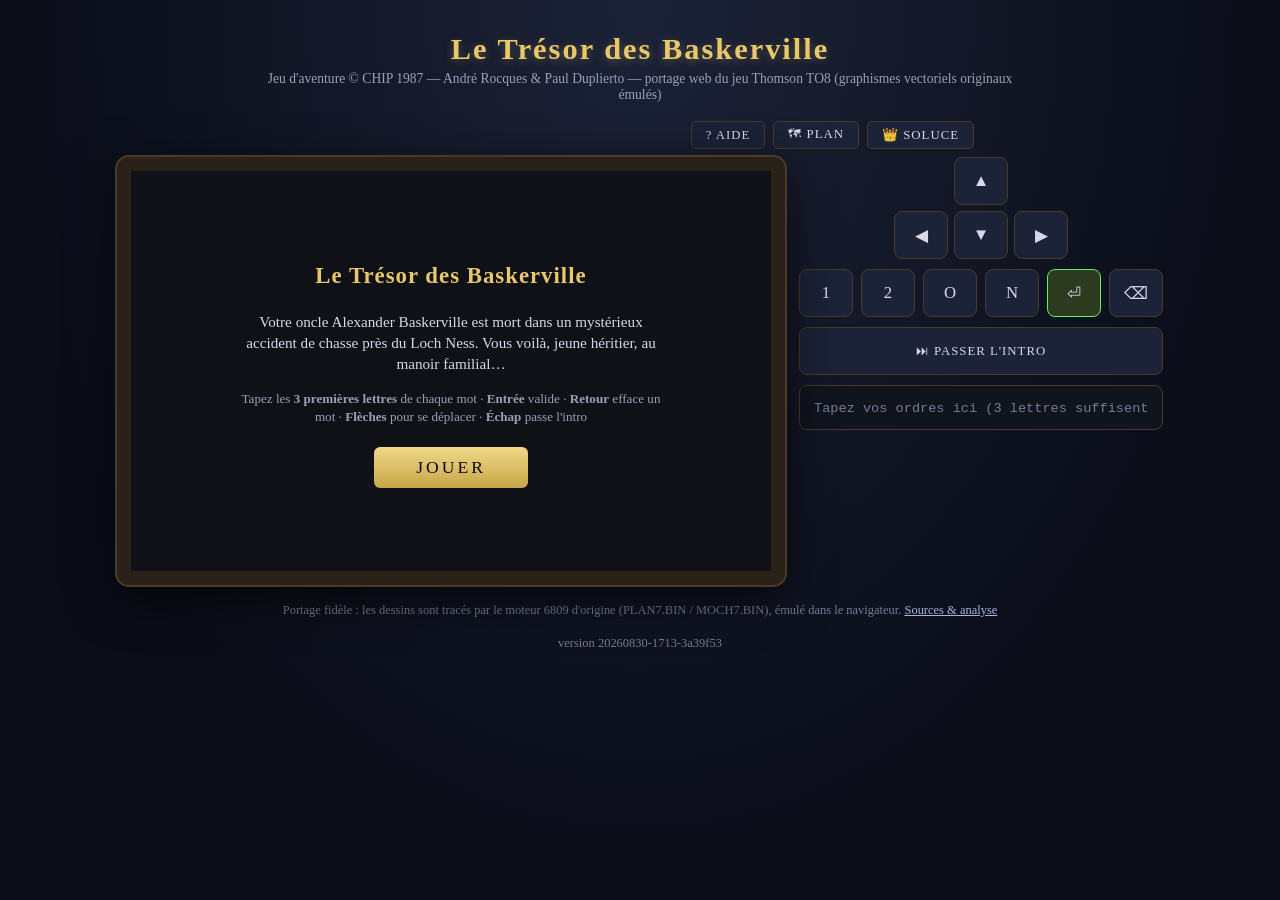
<file: index.html>
<!DOCTYPE html>
<html lang="fr">
<head>
  <meta charset="utf-8">
  <meta name="viewport" content="width=device-width, initial-scale=1">
  <title>Le Trésor des Baskerville — portage web</title>
  <link rel="stylesheet" href="css/style.css">
</head>
<body>
  <main>
    <h1>Le Trésor des Baskerville</h1>
    <p class="subtitle">Jeu d'aventure © CHIP 1987 — André Rocques &amp; Paul Duplierto —
      portage web du jeu Thomson TO8 (graphismes vectoriels originaux émulés)</p>
    <div class="toolbar">
      <button id="btn-aide" type="button" title="F1">? AIDE</button>
      <a class="btn" href="plan.html" target="_blank" rel="noopener">🗺 PLAN</a>
      <a class="btn" href="soluce.html" target="_blank" rel="noopener">👑 SOLUCE</a>
    </div>
    <div class="stage">
      <div class="frame">
        <canvas id="screen" width="640" height="400"></canvas>
        <div id="overlay">
          <div class="panel">
            <h2>Le Trésor des Baskerville</h2>
            <p>Votre oncle Alexander Baskerville est mort dans un mystérieux
              accident de chasse près du Loch Ness. Vous voilà, jeune héritier,
              au manoir familial…</p>
            <p class="keys">Tapez les <b>3 premières lettres</b> de chaque mot ·
              <b>Entrée</b> valide · <b>Retour</b> efface un mot ·
              <b>Flèches</b> pour se déplacer · <b>Échap</b> passe l'intro</p>
            <button disabled>JOUER</button>
            <p id="status">Chargement…</p>
          </div>
        </div>
      </div>
      <div id="touch" hidden>
        <div class="pad">
          <button data-k="11" class="up">▲</button>
          <button data-k="8" class="left">◀</button>
          <button data-k="10" class="down">▼</button>
          <button data-k="9" class="right">▶</button>
        </div>
        <div class="answers">
          <button data-k="49">1</button>
          <button data-k="50">2</button>
          <button data-k="79">O</button>
          <button data-k="78">N</button>
          <button data-k="13" class="ok">⏎</button>
          <button data-k="29">⌫</button>
        </div>
        <button data-k="27" class="skip">⏭ PASSER L'INTRO</button>
        <form id="champ-form" autocomplete="off">
          <input id="champ" type="text" placeholder="Tapez vos ordres ici (3 lettres suffisent)"
                 autocomplete="off" autocorrect="off" autocapitalize="characters"
                 spellcheck="false" enterkeyhint="send">
        </form>
      </div>
      <aside id="aide" hidden>
        <h3>Aide</h3>
        <section>
          <h4>Manipulations</h4>
          <ul class="plain">
            <li><b>3 premières lettres</b> de chaque mot, le jeu complète</li>
            <li><b>Entrée</b> valide l'ordre</li>
            <li><b>Retour arrière</b> efface le dernier mot</li>
            <li><b>Flèches</b> ← ↑ ↓ → : déplacements</li>
          </ul>
        </section>
        <section>
          <h4>Verbes</h4>
          <ul id="aide-verbes" class="words"></ul>
        </section>
        <section>
          <h4>Noms</h4>
          <ul id="aide-noms" class="words"></ul>
        </section>
        <p class="note">Un ordre = un verbe seul (ex : PARLEMENTE) ou un
          verbe suivi d'un nom (ex : ACTIONNE FUSIL). Les verbes marqués
          « • » s'emploient seuls.</p>
      </aside>
    </div>
    <p class="footer">
      Portage fidèle : les dessins sont tracés par le moteur 6809 d'origine
      (PLAN7.BIN / MOCH7.BIN), émulé dans le navigateur.
      <a href="https://github.com/rdavaillaud/basker">Sources &amp; analyse</a>
    </p>
  <p class="footer">version 20260830-1713-3a39f53</p></main>
  <script type="module" src="js/main.js?v=20260830-1713-3a39f53"></script>
</body>
</html>
</file>
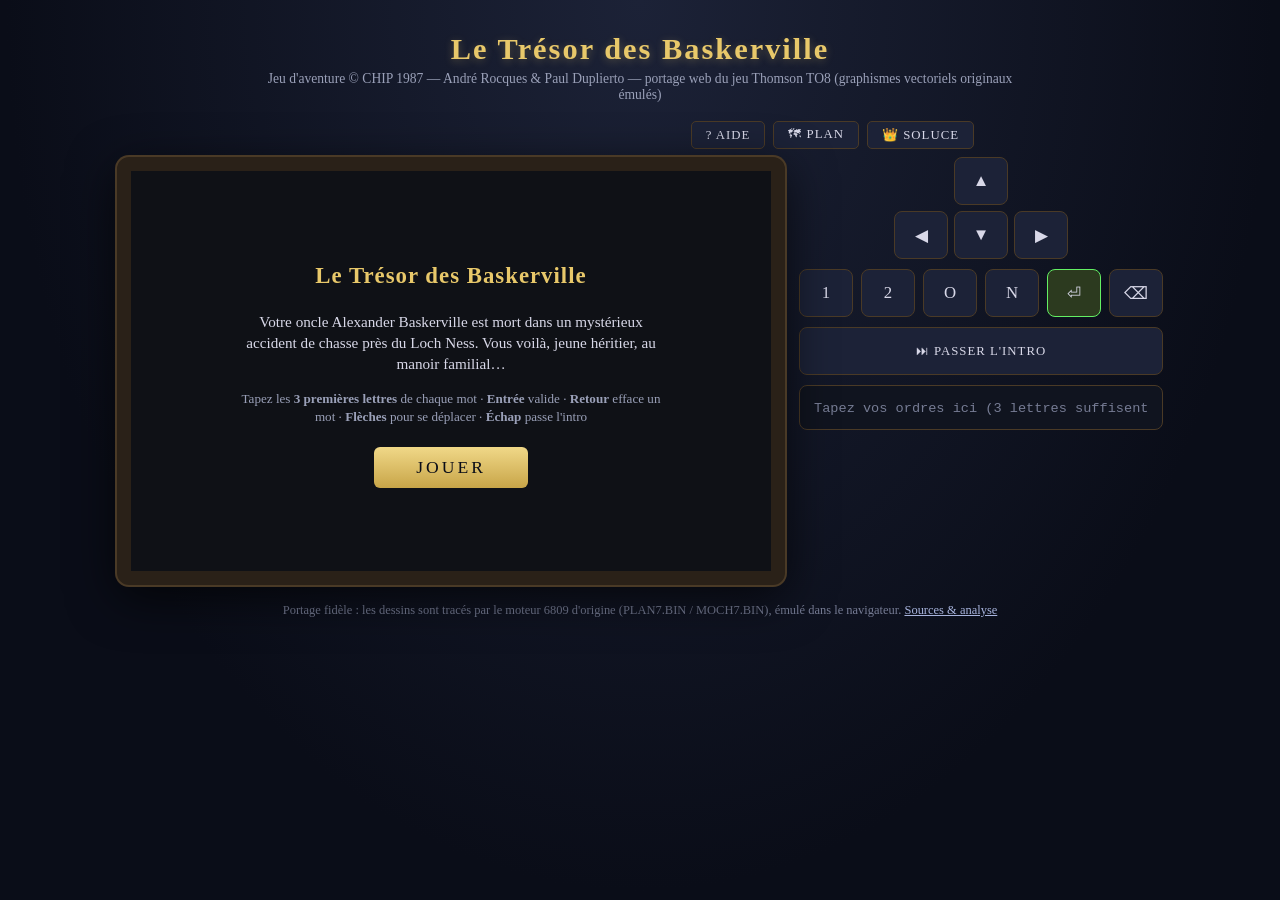
<file: web/index.html>
<!DOCTYPE html>
<html lang="fr">
<head>
  <meta charset="utf-8">
  <meta name="viewport" content="width=device-width, initial-scale=1">
  <title>Le Trésor des Baskerville — portage web</title>
  <link rel="stylesheet" href="css/style.css">
</head>
<body>
  <main>
    <h1>Le Trésor des Baskerville</h1>
    <p class="subtitle">Jeu d'aventure © CHIP 1987 — André Rocques &amp; Paul Duplierto —
      portage web du jeu Thomson TO8 (graphismes vectoriels originaux émulés)</p>
    <div class="toolbar">
      <button id="btn-aide" type="button" title="F1">? AIDE</button>
      <a class="btn" href="plan.html" target="_blank" rel="noopener">🗺 PLAN</a>
      <a class="btn" href="soluce.html" target="_blank" rel="noopener">👑 SOLUCE</a>
    </div>
    <div class="stage">
      <div class="frame">
        <canvas id="screen" width="640" height="400"></canvas>
        <div id="overlay">
          <div class="panel">
            <h2>Le Trésor des Baskerville</h2>
            <p>Votre oncle Alexander Baskerville est mort dans un mystérieux
              accident de chasse près du Loch Ness. Vous voilà, jeune héritier,
              au manoir familial…</p>
            <p class="keys">Tapez les <b>3 premières lettres</b> de chaque mot ·
              <b>Entrée</b> valide · <b>Retour</b> efface un mot ·
              <b>Flèches</b> pour se déplacer · <b>Échap</b> passe l'intro</p>
            <button disabled>JOUER</button>
            <p id="status">Chargement…</p>
          </div>
        </div>
      </div>
      <div id="touch" hidden>
        <div class="pad">
          <button data-k="11" class="up">▲</button>
          <button data-k="8" class="left">◀</button>
          <button data-k="10" class="down">▼</button>
          <button data-k="9" class="right">▶</button>
        </div>
        <div class="answers">
          <button data-k="49">1</button>
          <button data-k="50">2</button>
          <button data-k="79">O</button>
          <button data-k="78">N</button>
          <button data-k="13" class="ok">⏎</button>
          <button data-k="29">⌫</button>
        </div>
        <button data-k="27" class="skip">⏭ PASSER L'INTRO</button>
        <form id="champ-form" autocomplete="off">
          <input id="champ" type="text" placeholder="Tapez vos ordres ici (3 lettres suffisent)"
                 autocomplete="off" autocorrect="off" autocapitalize="characters"
                 spellcheck="false" enterkeyhint="send">
        </form>
      </div>
      <aside id="aide" hidden>
        <h3>Aide</h3>
        <section>
          <h4>Manipulations</h4>
          <ul class="plain">
            <li><b>3 premières lettres</b> de chaque mot, le jeu complète</li>
            <li><b>Entrée</b> valide l'ordre</li>
            <li><b>Retour arrière</b> efface le dernier mot</li>
            <li><b>Flèches</b> ← ↑ ↓ → : déplacements</li>
          </ul>
        </section>
        <section>
          <h4>Verbes</h4>
          <ul id="aide-verbes" class="words"></ul>
        </section>
        <section>
          <h4>Noms</h4>
          <ul id="aide-noms" class="words"></ul>
        </section>
        <p class="note">Un ordre = un verbe seul (ex : PARLEMENTE) ou un
          verbe suivi d'un nom (ex : ACTIONNE FUSIL). Les verbes marqués
          « • » s'emploient seuls.</p>
      </aside>
    </div>
    <p class="footer">
      Portage fidèle : les dessins sont tracés par le moteur 6809 d'origine
      (PLAN7.BIN / MOCH7.BIN), émulé dans le navigateur.
      <a href="https://github.com/rdavaillaud/basker">Sources &amp; analyse</a>
    </p>
  </main>
  <script type="module" src="js/main.js"></script>
</body>
</html>
</file>
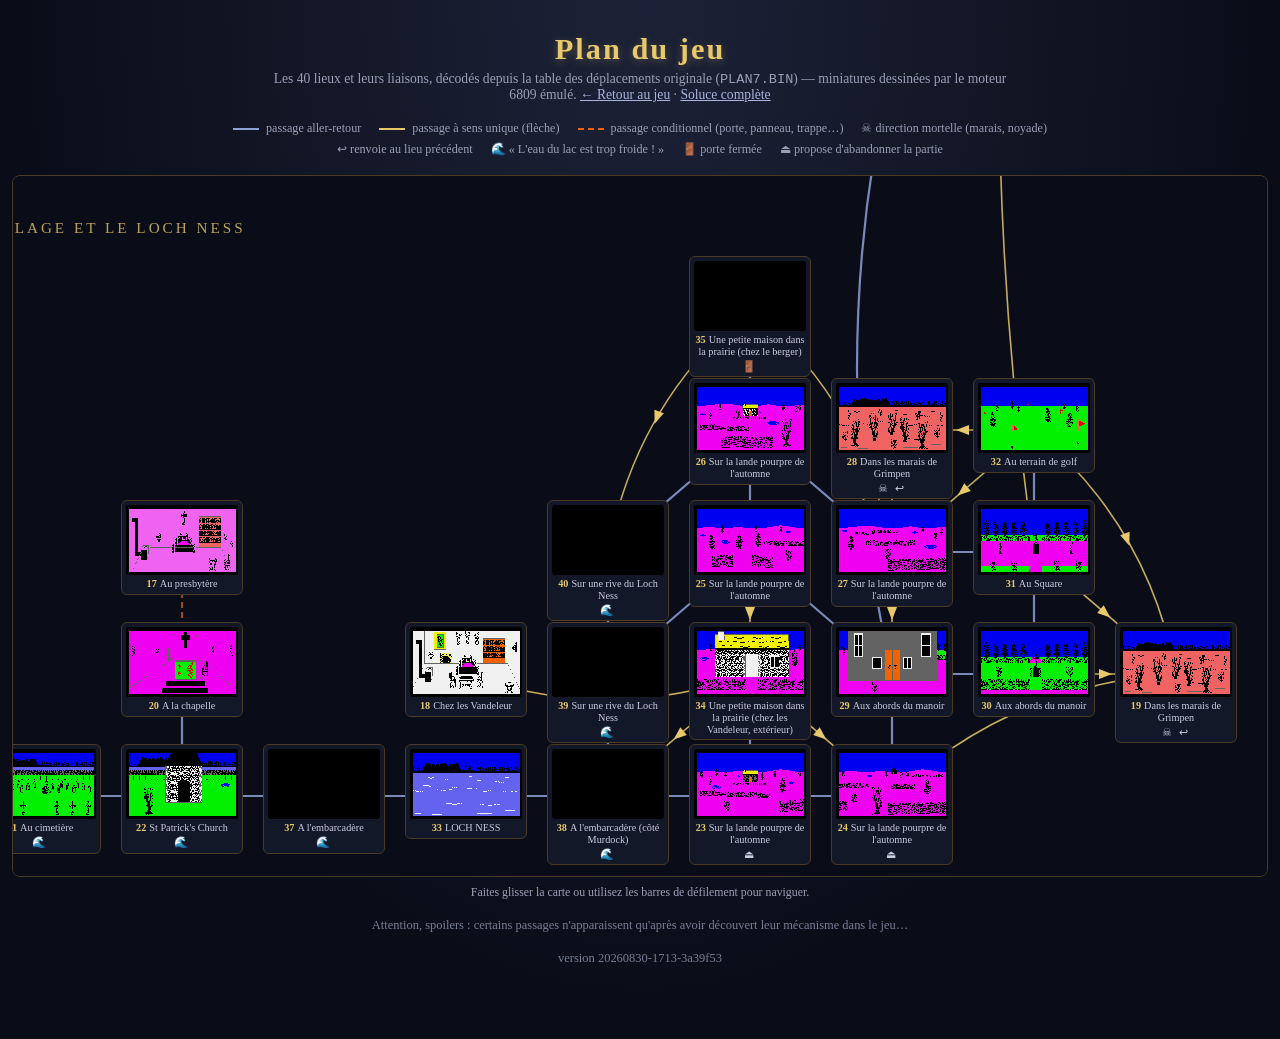
<file: plan.html>
<!DOCTYPE html>
<html lang="fr">
<head>
  <meta charset="utf-8">
  <meta name="viewport" content="width=device-width, initial-scale=1">
  <title>Plan — Le Trésor des Baskerville</title>
  <link rel="stylesheet" href="css/style.css">
  <link rel="stylesheet" href="css/plan.css">
</head>
<body>
  <main class="plan-page">
    <h1>Plan du jeu</h1>
    <p class="subtitle">Les 40 lieux et leurs liaisons, décodés depuis la table
      des déplacements originale (<code>PLAN7.BIN</code>) — miniatures dessinées
      par le moteur 6809 émulé.
      <a href="index.html">← Retour au jeu</a> ·
      <a href="soluce.html">Soluce complète</a></p>
    <div class="legend">
      <span><i class="l-two"></i> passage aller-retour</span>
      <span><i class="l-one"></i> passage à sens unique (flèche)</span>
      <span><i class="l-cond"></i> passage conditionnel (porte, panneau, trappe…)</span>
      <span>☠ direction mortelle (marais, noyade)</span>
      <span>↩ renvoie au lieu précédent</span>
      <span>🌊 « L'eau du lac est trop froide ! »</span>
      <span>🚪 porte fermée</span>
      <span>⏏ propose d'abandonner la partie</span>
    </div>
    <div id="carte-box">
      <div id="carte">
        <svg id="liens"></svg>
        <div id="zones"></div>
        <div id="lieux"></div>
      </div>
    </div>
    <p class="drag-hint">Faites glisser la carte ou utilisez les barres de
      défilement pour naviguer.</p>
    <p class="footer">Attention, spoilers : certains passages n'apparaissent
      qu'après avoir découvert leur mécanisme dans le jeu…</p>
  <p class="footer">version 20260830-1713-3a39f53</p></main>
  <script type="module" src="js/plan.js?v=20260830-1713-3a39f53"></script>
</body>
</html>
</file>
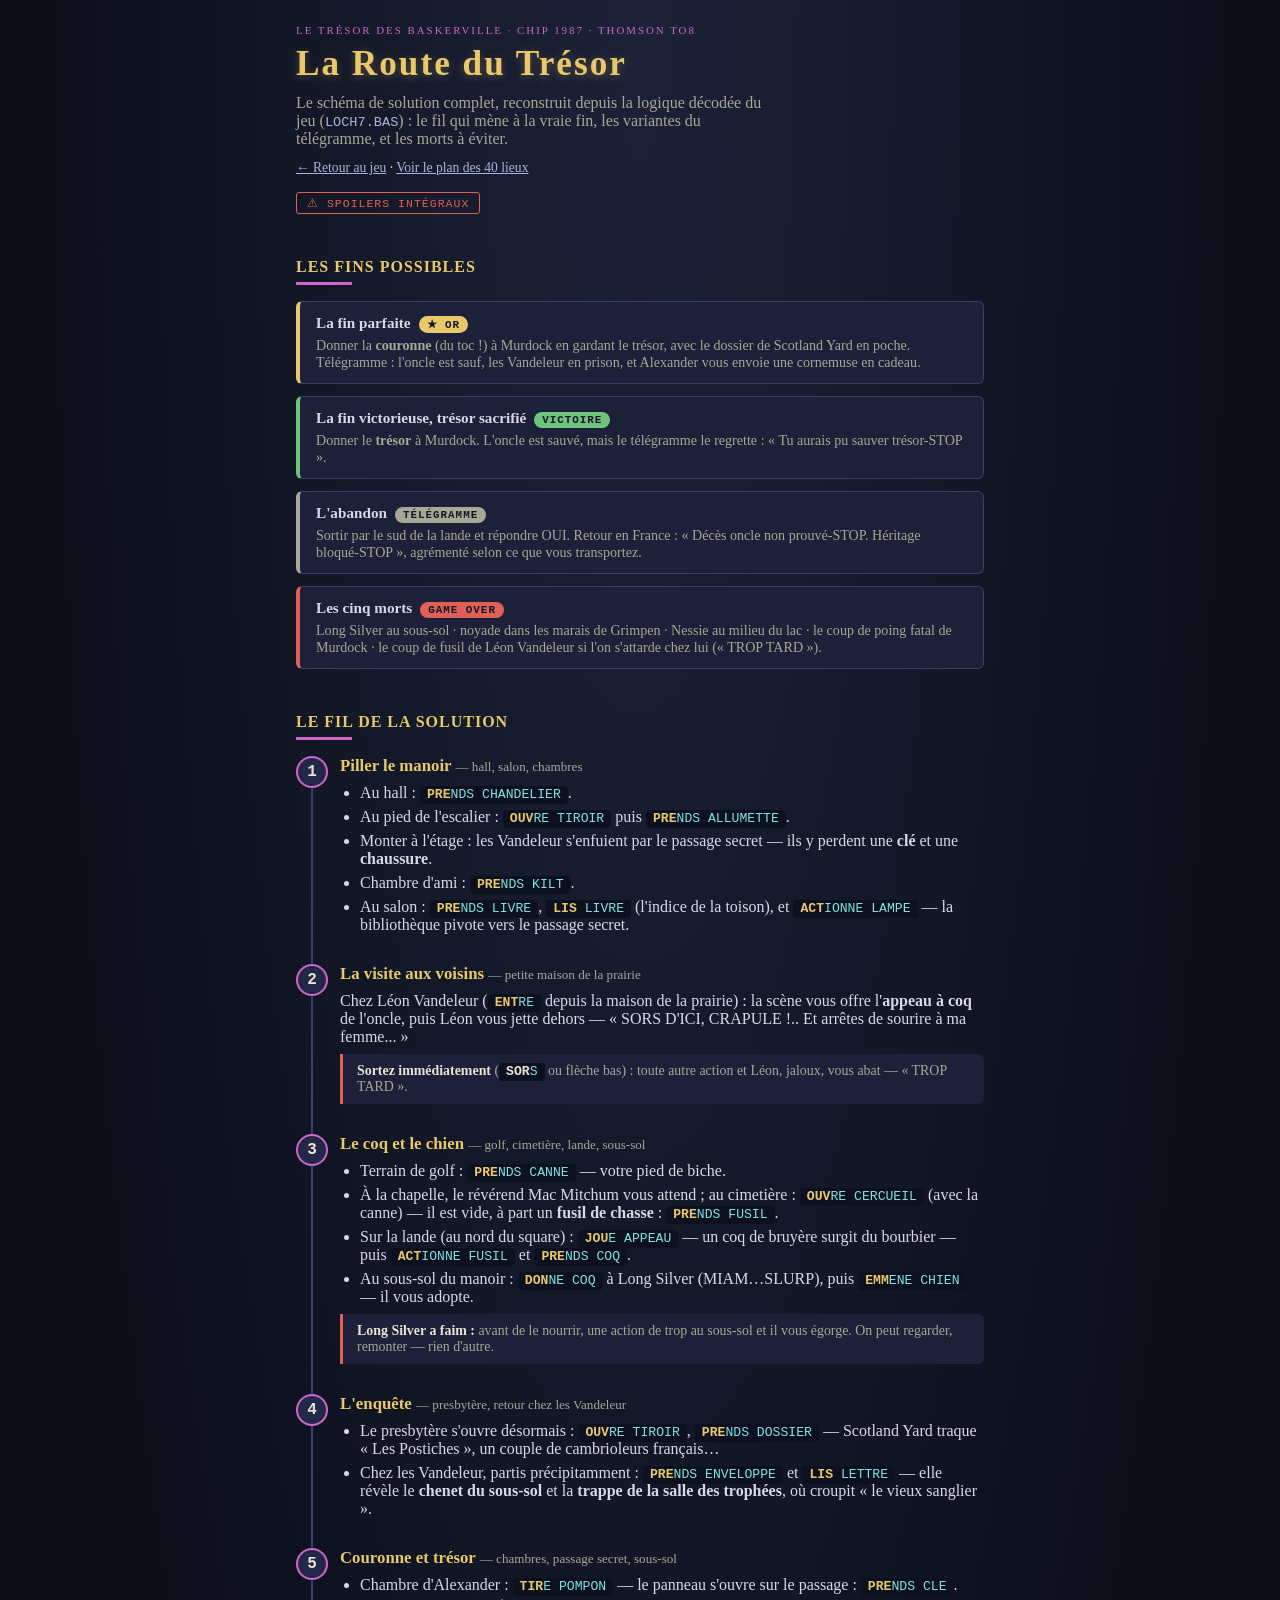
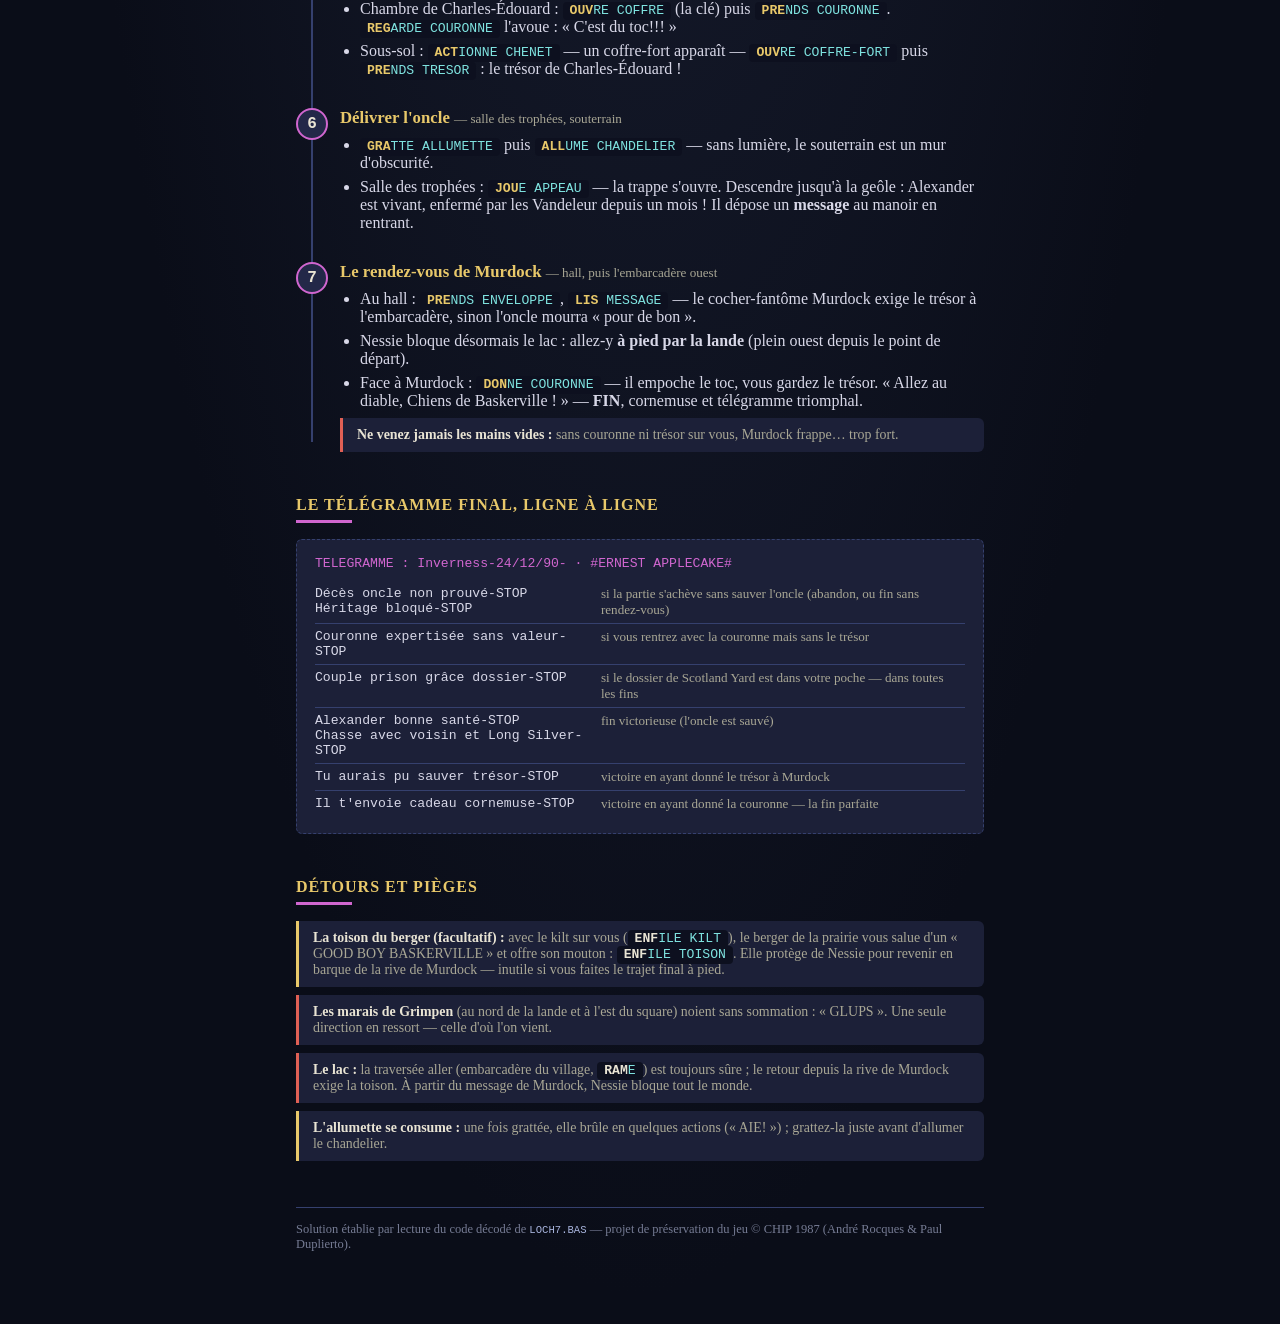
<file: soluce.html>
<!DOCTYPE html>
<html lang="fr">
<head>
  <meta charset="utf-8">
  <meta name="viewport" content="width=device-width, initial-scale=1">
  <title>Soluce — Le Trésor des Baskerville</title>
  <link rel="stylesheet" href="css/style.css">
  <link rel="stylesheet" href="css/soluce.css">
</head>
<body>
  <main class="soluce-page">
    <header class="sol-head">
      <div class="eyebrow">Le Trésor des Baskerville · CHIP 1987 · Thomson TO8</div>
      <h1>La Route du Trésor</h1>
      <p class="lede">Le schéma de solution complet, reconstruit depuis la
        logique décodée du jeu (<code>LOCH7.BAS</code>) : le fil qui mène à la
        vraie fin, les variantes du télégramme, et les morts à éviter.</p>
      <p class="nav-links">
        <a href="index.html">← Retour au jeu</a> ·
        <a href="plan.html">Voir le plan des 40 lieux</a>
      </p>
      <p><span class="spoiler">⚠ SPOILERS INTÉGRAUX</span></p>
    </header>

    <h2>Les fins possibles</h2>
    <div class="fins">
      <div class="fin or">
        <h3>La fin parfaite <span class="tag">★ OR</span></h3>
        <p>Donner la <b>couronne</b> (du toc !) à Murdock en gardant le trésor,
          avec le dossier de Scotland Yard en poche. Télégramme : l'oncle est
          sauf, les Vandeleur en prison, et Alexander vous envoie une cornemuse
          en cadeau.</p>
      </div>
      <div class="fin demi">
        <h3>La fin victorieuse, trésor sacrifié <span class="tag">VICTOIRE</span></h3>
        <p>Donner le <b>trésor</b> à Murdock. L'oncle est sauvé, mais le
          télégramme le regrette : « Tu aurais pu sauver trésor-STOP ».</p>
      </div>
      <div class="fin neutre">
        <h3>L'abandon <span class="tag">TÉLÉGRAMME</span></h3>
        <p>Sortir par le sud de la lande et répondre OUI. Retour en France :
          « Décès oncle non prouvé-STOP. Héritage bloqué-STOP », agrémenté
          selon ce que vous transportez.</p>
      </div>
      <div class="fin mort">
        <h3>Les cinq morts <span class="tag">GAME OVER</span></h3>
        <p>Long Silver au sous-sol · noyade dans les marais de Grimpen ·
          Nessie au milieu du lac · le coup de poing fatal de Murdock · le
          coup de fusil de Léon Vandeleur si l'on s'attarde chez lui
          (« TROP TARD »).</p>
      </div>
    </div>

    <h2>Le fil de la solution</h2>
    <div class="fil">

      <div class="etape">
        <span class="num">1</span>
        <h3>Piller le manoir <span class="lieu">— hall, salon, chambres</span></h3>
        <ul>
          <li>Au hall : <kbd><b>PRE</b>NDS CHANDELIER</kbd>.</li>
          <li>Au pied de l'escalier : <kbd><b>OUV</b>RE TIROIR</kbd> puis
            <kbd><b>PRE</b>NDS ALLUMETTE</kbd>.</li>
          <li>Monter à l'étage : les Vandeleur s'enfuient par le passage secret
            — ils y perdent une <b>clé</b> et une <b>chaussure</b>.</li>
          <li>Chambre d'ami : <kbd><b>PRE</b>NDS KILT</kbd>.</li>
          <li>Au salon : <kbd><b>PRE</b>NDS LIVRE</kbd>,
            <kbd><b>LIS</b> LIVRE</kbd> (l'indice de la toison), et
            <kbd><b>ACT</b>IONNE LAMPE</kbd> — la bibliothèque pivote vers le
            passage secret.</li>
        </ul>
      </div>

      <div class="etape">
        <span class="num">2</span>
        <h3>La visite aux voisins <span class="lieu">— petite maison de la prairie</span></h3>
        <p>Chez Léon Vandeleur (<kbd><b>ENT</b>RE</kbd> depuis la maison de la
          prairie) : la scène vous offre l'<b>appeau à coq</b> de l'oncle, puis
          Léon vous jette dehors — « SORS D'ICI, CRAPULE !.. Et arrêtes de
          sourire à ma femme... »</p>
        <div class="danger"><b>Sortez immédiatement</b>
          (<kbd><b>SOR</b>S</kbd> ou flèche bas) : toute autre action et Léon,
          jaloux, vous abat — « TROP TARD ».</div>
      </div>

      <div class="etape">
        <span class="num">3</span>
        <h3>Le coq et le chien <span class="lieu">— golf, cimetière, lande, sous-sol</span></h3>
        <ul>
          <li>Terrain de golf : <kbd><b>PRE</b>NDS CANNE</kbd> — votre pied de
            biche.</li>
          <li>À la chapelle, le révérend Mac Mitchum vous attend ; au cimetière :
            <kbd><b>OUV</b>RE CERCUEIL</kbd> (avec la canne) — il est vide, à
            part un <b>fusil de chasse</b> : <kbd><b>PRE</b>NDS FUSIL</kbd>.</li>
          <li>Sur la lande (au nord du square) : <kbd><b>JOU</b>E APPEAU</kbd> —
            un coq de bruyère surgit du bourbier — puis
            <kbd><b>ACT</b>IONNE FUSIL</kbd> et <kbd><b>PRE</b>NDS COQ</kbd>.</li>
          <li>Au sous-sol du manoir : <kbd><b>DON</b>NE COQ</kbd> à Long Silver
            (MIAM…SLURP), puis <kbd><b>EMM</b>ENE CHIEN</kbd> — il vous
            adopte.</li>
        </ul>
        <div class="danger"><b>Long Silver a faim :</b> avant de le nourrir,
          une action de trop au sous-sol et il vous égorge. On peut regarder,
          remonter — rien d'autre.</div>
      </div>

      <div class="etape">
        <span class="num">4</span>
        <h3>L'enquête <span class="lieu">— presbytère, retour chez les Vandeleur</span></h3>
        <ul>
          <li>Le presbytère s'ouvre désormais : <kbd><b>OUV</b>RE TIROIR</kbd>,
            <kbd><b>PRE</b>NDS DOSSIER</kbd> — Scotland Yard traque « Les
            Postiches », un couple de cambrioleurs français…</li>
          <li>Chez les Vandeleur, partis précipitamment :
            <kbd><b>PRE</b>NDS ENVELOPPE</kbd> et <kbd><b>LIS</b> LETTRE</kbd> —
            elle révèle le <b>chenet du sous-sol</b> et la <b>trappe de la
            salle des trophées</b>, où croupit « le vieux sanglier ».</li>
        </ul>
      </div>

      <div class="etape">
        <span class="num">5</span>
        <h3>Couronne et trésor <span class="lieu">— chambres, passage secret, sous-sol</span></h3>
        <ul>
          <li>Chambre d'Alexander : <kbd><b>TIR</b>E POMPON</kbd> — le panneau
            s'ouvre sur le passage : <kbd><b>PRE</b>NDS CLE</kbd>.</li>
          <li>Chambre de Charles-Édouard : <kbd><b>OUV</b>RE COFFRE</kbd> (la
            clé) puis <kbd><b>PRE</b>NDS COURONNE</kbd>.
            <kbd><b>REG</b>ARDE COURONNE</kbd> l'avoue : « C'est du toc!!! »</li>
          <li>Sous-sol : <kbd><b>ACT</b>IONNE CHENET</kbd> — un coffre-fort
            apparaît — <kbd><b>OUV</b>RE COFFRE-FORT</kbd> puis
            <kbd><b>PRE</b>NDS TRESOR</kbd> : le trésor de Charles-Édouard !</li>
        </ul>
      </div>

      <div class="etape">
        <span class="num">6</span>
        <h3>Délivrer l'oncle <span class="lieu">— salle des trophées, souterrain</span></h3>
        <ul>
          <li><kbd><b>GRA</b>TTE ALLUMETTE</kbd> puis
            <kbd><b>ALL</b>UME CHANDELIER</kbd> — sans lumière, le souterrain
            est un mur d'obscurité.</li>
          <li>Salle des trophées : <kbd><b>JOU</b>E APPEAU</kbd> — la trappe
            s'ouvre. Descendre jusqu'à la geôle : Alexander est vivant, enfermé
            par les Vandeleur depuis un mois ! Il dépose un <b>message</b> au
            manoir en rentrant.</li>
        </ul>
      </div>

      <div class="etape">
        <span class="num">7</span>
        <h3>Le rendez-vous de Murdock <span class="lieu">— hall, puis l'embarcadère ouest</span></h3>
        <ul>
          <li>Au hall : <kbd><b>PRE</b>NDS ENVELOPPE</kbd>,
            <kbd><b>LIS</b> MESSAGE</kbd> — le cocher-fantôme Murdock exige le
            trésor à l'embarcadère, sinon l'oncle mourra « pour de bon ».</li>
          <li>Nessie bloque désormais le lac : allez-y <b>à pied par la
            lande</b> (plein ouest depuis le point de départ).</li>
          <li>Face à Murdock : <kbd><b>DON</b>NE COURONNE</kbd> — il empoche le
            toc, vous gardez le trésor. « Allez au diable, Chiens de
            Baskerville ! » — <b>FIN</b>, cornemuse et télégramme triomphal.</li>
        </ul>
        <div class="danger"><b>Ne venez jamais les mains vides :</b> sans
          couronne ni trésor sur vous, Murdock frappe… trop fort.</div>
      </div>
    </div>

    <h2>Le télégramme final, ligne à ligne</h2>
    <div class="telegramme">
      <div class="t-head">TELEGRAMME : Inverness-24/12/90- · #ERNEST APPLECAKE#</div>
      <table>
        <tr><td>Décès oncle non prouvé-STOP<br>Héritage bloqué-STOP</td>
            <td class="cond">si la partie s'achève sans sauver l'oncle (abandon, ou fin sans rendez-vous)</td></tr>
        <tr><td>Couronne expertisée sans valeur-STOP</td>
            <td class="cond">si vous rentrez avec la couronne mais sans le trésor</td></tr>
        <tr><td>Couple prison grâce dossier-STOP</td>
            <td class="cond">si le dossier de Scotland Yard est dans votre poche — dans toutes les fins</td></tr>
        <tr><td>Alexander bonne santé-STOP<br>Chasse avec voisin et Long Silver-STOP</td>
            <td class="cond">fin victorieuse (l'oncle est sauvé)</td></tr>
        <tr><td>Tu aurais pu sauver trésor-STOP</td>
            <td class="cond">victoire en ayant donné le trésor à Murdock</td></tr>
        <tr><td>Il t'envoie cadeau cornemuse-STOP</td>
            <td class="cond">victoire en ayant donné la couronne — la fin parfaite</td></tr>
      </table>
    </div>

    <h2>Détours et pièges</h2>
    <div class="note"><b>La toison du berger (facultatif) :</b> avec le kilt
      sur vous (<kbd><b>ENF</b>ILE KILT</kbd>), le berger de la prairie vous
      salue d'un « GOOD BOY BASKERVILLE » et offre son mouton :
      <kbd><b>ENF</b>ILE TOISON</kbd>. Elle protège de Nessie pour revenir en
      barque de la rive de Murdock — inutile si vous faites le trajet final à
      pied.</div>
    <div class="danger"><b>Les marais de Grimpen</b> (au nord de la lande et à
      l'est du square) noient sans sommation : « GLUPS ». Une seule direction
      en ressort — celle d'où l'on vient.</div>
    <div class="danger"><b>Le lac :</b> la traversée aller (embarcadère du
      village, <kbd><b>RAM</b>E</kbd>) est toujours sûre ; le retour depuis la
      rive de Murdock exige la toison. À partir du message de Murdock, Nessie
      bloque tout le monde.</div>
    <div class="note"><b>L'allumette se consume :</b> une fois grattée, elle
      brûle en quelques actions (« AIE! ») ; grattez-la juste avant d'allumer
      le chandelier.</div>

    <p class="footer">Solution établie par lecture du code décodé de
      <code>LOCH7.BAS</code> — projet de préservation du jeu © CHIP 1987
      (André Rocques &amp; Paul Duplierto).</p>
  </main>
</body>
</html>
</file>
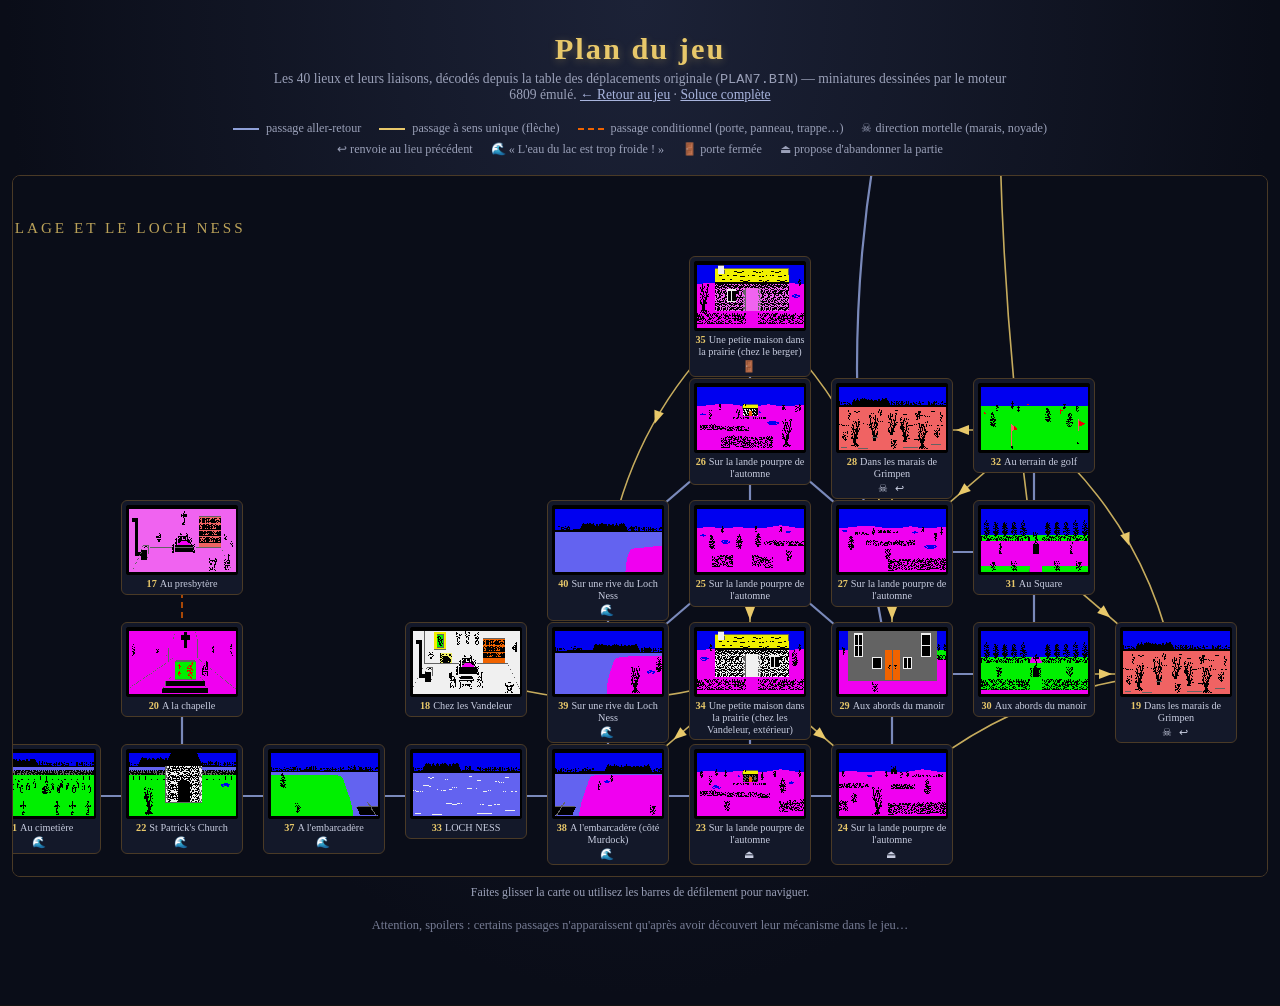
<file: web/plan.html>
<!DOCTYPE html>
<html lang="fr">
<head>
  <meta charset="utf-8">
  <meta name="viewport" content="width=device-width, initial-scale=1">
  <title>Plan — Le Trésor des Baskerville</title>
  <link rel="stylesheet" href="css/style.css">
  <link rel="stylesheet" href="css/plan.css">
</head>
<body>
  <main class="plan-page">
    <h1>Plan du jeu</h1>
    <p class="subtitle">Les 40 lieux et leurs liaisons, décodés depuis la table
      des déplacements originale (<code>PLAN7.BIN</code>) — miniatures dessinées
      par le moteur 6809 émulé.
      <a href="index.html">← Retour au jeu</a> ·
      <a href="soluce.html">Soluce complète</a></p>
    <div class="legend">
      <span><i class="l-two"></i> passage aller-retour</span>
      <span><i class="l-one"></i> passage à sens unique (flèche)</span>
      <span><i class="l-cond"></i> passage conditionnel (porte, panneau, trappe…)</span>
      <span>☠ direction mortelle (marais, noyade)</span>
      <span>↩ renvoie au lieu précédent</span>
      <span>🌊 « L'eau du lac est trop froide ! »</span>
      <span>🚪 porte fermée</span>
      <span>⏏ propose d'abandonner la partie</span>
    </div>
    <div id="carte-box">
      <div id="carte">
        <svg id="liens"></svg>
        <div id="zones"></div>
        <div id="lieux"></div>
      </div>
    </div>
    <p class="drag-hint">Faites glisser la carte ou utilisez les barres de
      défilement pour naviguer.</p>
    <p class="footer">Attention, spoilers : certains passages n'apparaissent
      qu'après avoir découvert leur mécanisme dans le jeu…</p>
  </main>
  <script type="module" src="js/plan.js"></script>
</body>
</html>
</file>
<file: css/style.css>
:root {
  color-scheme: dark;
}

* { box-sizing: border-box; }

body {
  margin: 0;
  min-height: 100vh;
  background: radial-gradient(ellipse at top, #1c2237 0%, #0a0d18 70%);
  color: #d8d8e8;
  font-family: Georgia, 'Times New Roman', serif;
  display: flex;
  justify-content: center;
}

main {
  padding: 24px 16px 40px;
  max-width: 1020px;
  min-width: 0;          /* enfant flex : ne jamais déborder de l'écran */
  text-align: center;
}

main > h1, main > .subtitle, main > .footer {
  max-width: 760px;
  margin-left: auto;
  margin-right: auto;
}

h1 {
  font-size: 1.9rem;
  letter-spacing: 2px;
  color: #e8c86a;
  text-shadow: 0 2px 8px rgba(232, 200, 106, .3);
  margin: 8px 0 4px;
}

.subtitle {
  font-size: .85rem;
  color: #9aa0b8;
  margin: 0 0 18px;
}

.toolbar {
  display: flex;
  justify-content: flex-end;
  gap: 8px;
  max-width: 668px;
  margin: 0 auto 8px;
}

.toolbar button,
.toolbar .btn {
  font-family: inherit;
  font-size: .8rem;
  letter-spacing: 1px;
  padding: 5px 14px;
  color: #d8d8e8;
  background: #1c2237;
  border: 1px solid #4a3a26;
  border-radius: 5px;
  cursor: pointer;
  text-decoration: none;
}

.toolbar button:hover,
.toolbar .btn:hover { background: #2a3350; }

.toolbar button.active {
  background: #c8a548;
  color: #0a0d18;
}

.stage {
  display: flex;
  justify-content: center;
  align-items: flex-start;
  gap: 14px;
}

#aide {
  flex: 0 0 250px;
  width: 250px;
  max-height: 430px;
  overflow-y: auto;
  text-align: left;
  font-size: .78rem;
  background: #131829;
  border: 1px solid #4a3a26;
  border-radius: 8px;
  padding: 10px 14px;
  line-height: 1.35;
}

#aide h3 {
  margin: 2px 0 6px;
  color: #e8c86a;
  letter-spacing: 1px;
}

#aide h4 {
  margin: 10px 0 4px;
  color: #a8b4dd;
  text-transform: uppercase;
  font-size: .72rem;
  letter-spacing: 1px;
}

#aide ul.plain {
  margin: 0;
  padding-left: 16px;
}

#aide ul.words {
  margin: 0;
  padding: 0;
  list-style: none;
  columns: 2;
  font-family: 'Courier New', monospace;
  font-size: .74rem;
}

#aide ul.words b { color: #e8c86a; }

#aide .seul { color: #63f0f0; }

#aide .note {
  margin: 10px 0 2px;
  font-size: .72rem;
  color: #9aa0b8;
}

@media (max-width: 960px) {
  .stage { flex-wrap: wrap; }
  #aide { width: min(640px, calc(100vw - 60px)); max-height: none; }
}

/* ---------- commandes tactiles ---------- */
#touch {
  display: flex;
  flex-direction: column;
  align-items: center;
  gap: 10px;
  flex-basis: 100%;
  width: min(420px, calc(100vw - 16px));
  margin: 0 auto;
  touch-action: manipulation;
  user-select: none;
  -webkit-user-select: none;
}

#touch .answers {
  display: flex;
  gap: 8px;
  width: 100%;
}

#touch .answers button { flex: 1; }

#touch .answers .ok {
  background: #2c3a1f;
  border-color: #63f063;
}

#touch .skip {
  width: 100%;
  font-size: .8rem;
  letter-spacing: 1px;
}

#champ-form { width: 100%; }

#champ {
  width: 100%;
  padding: 12px 14px;
  font-family: 'Courier New', monospace;
  font-size: 1.05rem;
  text-transform: uppercase;
  color: #e8c86a;
  background: #10141f;
  border: 1px solid #4a3a26;
  border-radius: 8px;
  outline: none;
}

#champ:focus { border-color: #c8a548; }

#champ::placeholder {
  color: #767c94;
  font-size: .85rem;
  text-transform: none;
}

#touch .pad {
  display: grid;
  grid-template-areas: '. up .' 'left down right';
  gap: 6px;
}

#touch .pad .up { grid-area: up; }
#touch .pad .down { grid-area: down; }
#touch .pad .left { grid-area: left; }
#touch .pad .right { grid-area: right; }

#touch button {
  font-family: inherit;
  font-size: 1.05rem;
  min-width: 54px;
  min-height: 48px;
  color: #d8d8e8;
  background: #1c2237;
  border: 1px solid #4a3a26;
  border-radius: 8px;
  cursor: pointer;
}

#touch button:active {
  background: #c8a548;
  color: #0a0d18;
}

#touch .keys {
  display: flex;
  flex-direction: column;
  gap: 6px;
  align-items: stretch;
}

#touch .keys .wide {
  font-size: .85rem;
  letter-spacing: 2px;
}

#touch .keys .ok {
  background: #2c3a1f;
  border-color: #63f063;
}

#touch .minis {
  display: flex;
  gap: 6px;
}

#touch .minis button {
  min-width: 44px;
  flex: 1;
  font-size: .78rem;
}

#touch .hint {
  margin: 0;
  font-size: .7rem;
  color: #9aa0b8;
  text-align: center;
}

body.mobile #aide ul.words li {
  padding: 3px 0;
  cursor: pointer;
}

#aide ul.words li { cursor: pointer; }
#aide ul.words li:hover b { text-decoration: underline; }

/* ---------- mise en page mobile : l'écran du jeu seul en haut ---------- */
body.mobile main {
  display: flex;
  flex-direction: column;
  padding: 0 0 24px;
  max-width: none;
}

body.mobile main > h1,
body.mobile main > .subtitle { display: none; }

body.mobile .stage {
  order: 0;
  gap: 10px;
  flex-direction: column;
  flex-wrap: nowrap;
  align-items: center;
}
body.mobile .toolbar { order: 1; margin: 8px auto 0; }
body.mobile main > .footer { order: 2; font-size: .68rem; padding: 0 12px; }

body.mobile .frame {
  border: none;
  border-radius: 0;
  box-shadow: none;
  width: 100vw;
}

body.mobile canvas { width: 100vw; }

body.mobile #aide {
  order: 3;
  width: calc(100vw - 20px);
  max-height: none;
}

@media (max-width: 720px) {
  main { padding: 10px 6px 30px; }
  h1 { font-size: 1.3rem; }
  .subtitle { font-size: .72rem; }
  .toolbar { max-width: none; justify-content: center; }
  #aide { font-size: .85rem; }
  #aide ul.words { font-size: .85rem; }
}

.frame {
  position: relative;
  display: inline-block;
  border: 14px solid #2a2118;
  border-radius: 12px;
  box-shadow: 0 0 0 2px #4a3a26, 0 12px 48px rgba(0, 0, 0, .7);
  background: #000;
  line-height: 0;
}

canvas {
  display: block;
  width: min(640px, calc(100vw - 60px));
  height: auto;
  image-rendering: pixelated;
}

#overlay {
  position: absolute;
  inset: 0;
  display: flex;
  align-items: center;
  justify-content: center;
  background: rgba(4, 6, 12, .88);
  line-height: 1.4;
}

.panel {
  max-width: 480px;
  padding: 20px 28px;
  font-size: .95rem;
}

.panel h2 {
  color: #e8c86a;
  letter-spacing: 1px;
}

.panel .keys {
  font-size: .82rem;
  color: #9aa0b8;
}

.panel button {
  font-family: inherit;
  font-size: 1.1rem;
  letter-spacing: 3px;
  padding: 10px 42px;
  margin-top: 8px;
  color: #0a0d18;
  background: linear-gradient(180deg, #f0d888 0%, #c8a548 100%);
  border: none;
  border-radius: 6px;
  cursor: pointer;
}

.panel button:disabled {
  opacity: .4;
  cursor: wait;
}

.panel button:not(:disabled):hover {
  filter: brightness(1.1);
}

#status {
  font-size: .8rem;
  color: #888;
}

.footer {
  margin-top: 18px;
  font-size: .78rem;
  color: #767c94;
}

.footer a { color: #a8b4dd; }
</file>
<file: web/css/style.css>
:root {
  color-scheme: dark;
}

* { box-sizing: border-box; }

body {
  margin: 0;
  min-height: 100vh;
  background: radial-gradient(ellipse at top, #1c2237 0%, #0a0d18 70%);
  color: #d8d8e8;
  font-family: Georgia, 'Times New Roman', serif;
  display: flex;
  justify-content: center;
}

main {
  padding: 24px 16px 40px;
  max-width: 1020px;
  min-width: 0;          /* enfant flex : ne jamais déborder de l'écran */
  text-align: center;
}

main > h1, main > .subtitle, main > .footer {
  max-width: 760px;
  margin-left: auto;
  margin-right: auto;
}

h1 {
  font-size: 1.9rem;
  letter-spacing: 2px;
  color: #e8c86a;
  text-shadow: 0 2px 8px rgba(232, 200, 106, .3);
  margin: 8px 0 4px;
}

.subtitle {
  font-size: .85rem;
  color: #9aa0b8;
  margin: 0 0 18px;
}

.toolbar {
  display: flex;
  justify-content: flex-end;
  gap: 8px;
  max-width: 668px;
  margin: 0 auto 8px;
}

.toolbar button,
.toolbar .btn {
  font-family: inherit;
  font-size: .8rem;
  letter-spacing: 1px;
  padding: 5px 14px;
  color: #d8d8e8;
  background: #1c2237;
  border: 1px solid #4a3a26;
  border-radius: 5px;
  cursor: pointer;
  text-decoration: none;
}

.toolbar button:hover,
.toolbar .btn:hover { background: #2a3350; }

.toolbar button.active {
  background: #c8a548;
  color: #0a0d18;
}

.stage {
  display: flex;
  justify-content: center;
  align-items: flex-start;
  gap: 14px;
}

#aide {
  flex: 0 0 250px;
  width: 250px;
  max-height: 430px;
  overflow-y: auto;
  text-align: left;
  font-size: .78rem;
  background: #131829;
  border: 1px solid #4a3a26;
  border-radius: 8px;
  padding: 10px 14px;
  line-height: 1.35;
}

#aide h3 {
  margin: 2px 0 6px;
  color: #e8c86a;
  letter-spacing: 1px;
}

#aide h4 {
  margin: 10px 0 4px;
  color: #a8b4dd;
  text-transform: uppercase;
  font-size: .72rem;
  letter-spacing: 1px;
}

#aide ul.plain {
  margin: 0;
  padding-left: 16px;
}

#aide ul.words {
  margin: 0;
  padding: 0;
  list-style: none;
  columns: 2;
  font-family: 'Courier New', monospace;
  font-size: .74rem;
}

#aide ul.words b { color: #e8c86a; }

#aide .seul { color: #63f0f0; }

#aide .note {
  margin: 10px 0 2px;
  font-size: .72rem;
  color: #9aa0b8;
}

@media (max-width: 960px) {
  .stage { flex-wrap: wrap; }
  #aide { width: min(640px, calc(100vw - 60px)); max-height: none; }
}

/* ---------- commandes tactiles ---------- */
#touch {
  display: flex;
  flex-direction: column;
  align-items: center;
  gap: 10px;
  flex-basis: 100%;
  width: min(420px, calc(100vw - 16px));
  margin: 0 auto;
  touch-action: manipulation;
  user-select: none;
  -webkit-user-select: none;
}

#touch .answers {
  display: flex;
  gap: 8px;
  width: 100%;
}

#touch .answers button { flex: 1; }

#touch .answers .ok {
  background: #2c3a1f;
  border-color: #63f063;
}

#touch .skip {
  width: 100%;
  font-size: .8rem;
  letter-spacing: 1px;
}

#champ-form { width: 100%; }

#champ {
  width: 100%;
  padding: 12px 14px;
  font-family: 'Courier New', monospace;
  font-size: 1.05rem;
  text-transform: uppercase;
  color: #e8c86a;
  background: #10141f;
  border: 1px solid #4a3a26;
  border-radius: 8px;
  outline: none;
}

#champ:focus { border-color: #c8a548; }

#champ::placeholder {
  color: #767c94;
  font-size: .85rem;
  text-transform: none;
}

#touch .pad {
  display: grid;
  grid-template-areas: '. up .' 'left down right';
  gap: 6px;
}

#touch .pad .up { grid-area: up; }
#touch .pad .down { grid-area: down; }
#touch .pad .left { grid-area: left; }
#touch .pad .right { grid-area: right; }

#touch button {
  font-family: inherit;
  font-size: 1.05rem;
  min-width: 54px;
  min-height: 48px;
  color: #d8d8e8;
  background: #1c2237;
  border: 1px solid #4a3a26;
  border-radius: 8px;
  cursor: pointer;
}

#touch button:active {
  background: #c8a548;
  color: #0a0d18;
}

#touch .keys {
  display: flex;
  flex-direction: column;
  gap: 6px;
  align-items: stretch;
}

#touch .keys .wide {
  font-size: .85rem;
  letter-spacing: 2px;
}

#touch .keys .ok {
  background: #2c3a1f;
  border-color: #63f063;
}

#touch .minis {
  display: flex;
  gap: 6px;
}

#touch .minis button {
  min-width: 44px;
  flex: 1;
  font-size: .78rem;
}

#touch .hint {
  margin: 0;
  font-size: .7rem;
  color: #9aa0b8;
  text-align: center;
}

body.mobile #aide ul.words li {
  padding: 3px 0;
  cursor: pointer;
}

#aide ul.words li { cursor: pointer; }
#aide ul.words li:hover b { text-decoration: underline; }

/* ---------- mise en page mobile : l'écran du jeu seul en haut ---------- */
body.mobile main {
  display: flex;
  flex-direction: column;
  padding: 0 0 24px;
  max-width: none;
}

body.mobile main > h1,
body.mobile main > .subtitle { display: none; }

body.mobile .stage {
  order: 0;
  gap: 10px;
  flex-direction: column;
  flex-wrap: nowrap;
  align-items: center;
}
body.mobile .toolbar { order: 1; margin: 8px auto 0; }
body.mobile main > .footer { order: 2; font-size: .68rem; padding: 0 12px; }

body.mobile .frame {
  border: none;
  border-radius: 0;
  box-shadow: none;
  width: 100vw;
}

body.mobile canvas { width: 100vw; }

body.mobile #aide {
  order: 3;
  width: calc(100vw - 20px);
  max-height: none;
}

@media (max-width: 720px) {
  main { padding: 10px 6px 30px; }
  h1 { font-size: 1.3rem; }
  .subtitle { font-size: .72rem; }
  .toolbar { max-width: none; justify-content: center; }
  #aide { font-size: .85rem; }
  #aide ul.words { font-size: .85rem; }
}

.frame {
  position: relative;
  display: inline-block;
  border: 14px solid #2a2118;
  border-radius: 12px;
  box-shadow: 0 0 0 2px #4a3a26, 0 12px 48px rgba(0, 0, 0, .7);
  background: #000;
  line-height: 0;
}

canvas {
  display: block;
  width: min(640px, calc(100vw - 60px));
  height: auto;
  image-rendering: pixelated;
}

#overlay {
  position: absolute;
  inset: 0;
  display: flex;
  align-items: center;
  justify-content: center;
  background: rgba(4, 6, 12, .88);
  line-height: 1.4;
}

.panel {
  max-width: 480px;
  padding: 20px 28px;
  font-size: .95rem;
}

.panel h2 {
  color: #e8c86a;
  letter-spacing: 1px;
}

.panel .keys {
  font-size: .82rem;
  color: #9aa0b8;
}

.panel button {
  font-family: inherit;
  font-size: 1.1rem;
  letter-spacing: 3px;
  padding: 10px 42px;
  margin-top: 8px;
  color: #0a0d18;
  background: linear-gradient(180deg, #f0d888 0%, #c8a548 100%);
  border: none;
  border-radius: 6px;
  cursor: pointer;
}

.panel button:disabled {
  opacity: .4;
  cursor: wait;
}

.panel button:not(:disabled):hover {
  filter: brightness(1.1);
}

#status {
  font-size: .8rem;
  color: #888;
}

.footer {
  margin-top: 18px;
  font-size: .78rem;
  color: #767c94;
}

.footer a { color: #a8b4dd; }
</file>
<file: css/plan.css>
.plan-page {
  /* enfant flex : sans min-width:0 il s'élargirait à la taille de la carte
     et déborderait des deux côtés (la partie gauche devient inatteignable) */
  width: 100%;
  max-width: 1400px;
  min-width: 0;
  padding: 24px 12px 60px;
}

.plan-page .subtitle a { color: #a8b4dd; }

.legend {
  display: flex;
  flex-wrap: wrap;
  justify-content: center;
  gap: 6px 18px;
  font-size: .76rem;
  color: #9aa0b8;
  margin: 0 auto 18px;
  max-width: 900px;
}

.legend i {
  display: inline-block;
  width: 26px;
  height: 0;
  vertical-align: middle;
  margin-right: 4px;
}

.legend .l-two { border-top: 2px solid #8fa0d8; }
.legend .l-one { border-top: 2px solid #e8c86a; }
.legend .l-cond { border-top: 2px dashed #f06300; }

#carte-box {
  overflow: auto;
  width: 100%;
  max-width: 100%;
  max-height: 78vh;
  margin: 0 auto;
  border: 1px solid #4a3a26;
  border-radius: 8px;
  background: #0a0d18;
  -webkit-overflow-scrolling: touch;
  scrollbar-width: thin;
  scrollbar-color: #c8a548 #1c2237;
}

/* barres de défilement visibles, y compris sur mobile */
#carte-box::-webkit-scrollbar {
  width: 12px;
  height: 12px;
}

#carte-box::-webkit-scrollbar-track {
  background: #1c2237;
  border-radius: 6px;
}

#carte-box::-webkit-scrollbar-thumb {
  background: #c8a548;
  border-radius: 6px;
  border: 2px solid #1c2237;
}

#carte-box::-webkit-scrollbar-corner { background: #1c2237; }

.drag-hint {
  font-size: .74rem;
  color: #9aa0b8;
  margin: 8px 0 0;
}

#carte {
  position: relative;
}

#liens {
  position: absolute;
  inset: 0;
  width: 100%;
  height: 100%;
  pointer-events: none;
}

#zones .rose {
  position: absolute;
  width: 60px;
  height: 60px;
  text-align: center;
  line-height: 60px;
  font-size: 1.5rem;
  color: #4a3a26;
}

#zones .rose span {
  position: absolute;
  font-size: .72rem;
  color: #e8c86a;
  line-height: 1;
}

#zones .rose .n { top: 0; left: 27px; }
#zones .rose .s { bottom: 0; left: 27px; }
#zones .rose .o { left: 6px; top: 26px; }
#zones .rose .e { right: 6px; top: 26px; }

#zones .zone {
  position: absolute;
  font-size: .95rem;
  letter-spacing: 3px;
  color: #e8c86a;
  text-transform: uppercase;
  opacity: .8;
}

.lieu {
  position: absolute;
  width: 122px;
  background: #131829;
  border: 1px solid #4a3a26;
  border-radius: 6px;
  padding: 4px;
  text-align: center;
  font-size: .64rem;
  line-height: 1.15;
  color: #c8cde0;
}

.lieu canvas {
  width: 112px;
  height: 70px;
  image-rendering: pixelated;
  border-radius: 3px;
  background: #000;
  display: block;
  margin: 0 auto 3px;
}

.lieu .num {
  color: #e8c86a;
  font-weight: bold;
  margin-right: 3px;
}

.lieu .badges {
  margin-top: 2px;
  font-size: .7rem;
  letter-spacing: 2px;
}
</file>
<file: css/soluce.css>
/* Page soluce : mise en page éditoriale, lisible sur mobile comme sur
   grand écran. Reprend la palette du site (cadre doré, lande magenta). */

.soluce-page {
  max-width: 720px;
  width: 100%;
  min-width: 0;          /* sinon le tableau du télégramme pousse le flex */
  text-align: left;
  padding-bottom: 60px;
}

.sol-head .eyebrow {
  font-size: .68rem;
  letter-spacing: 2px;
  color: #d066cf;
  text-transform: uppercase;
}

.soluce-page h1 {
  font-size: clamp(1.5rem, 6vw, 2.2rem);
  margin: 8px 0 10px;
  text-align: left;
  text-wrap: balance;
}

.soluce-page .lede {
  color: #a9a795;
  margin: 0 0 12px;
  max-width: 60ch;
}

.soluce-page .lede code,
.soluce-page .footer code {
  font-family: 'Courier New', monospace;
  font-size: .85em;
  color: #a8b4dd;
}

.nav-links { font-size: .85rem; margin: 0 0 10px; }
.nav-links a { color: #a8b4dd; }

.spoiler {
  display: inline-block;
  font-family: 'Courier New', monospace;
  font-size: .72rem;
  letter-spacing: 1px;
  color: #e06055;
  border: 1px solid #e06055;
  border-radius: 3px;
  padding: 3px 10px;
}

.soluce-page h2 {
  font-size: 1rem;
  letter-spacing: 1px;
  color: #e8c86a;
  margin: 44px 0 16px;
  text-transform: uppercase;
}

.soluce-page h2::after {
  content: '';
  display: block;
  width: 56px;
  height: 3px;
  margin-top: 6px;
  background: #d066cf;
}

/* ---- cartes des fins ---- */
.fins { display: grid; gap: 12px; }

.fin {
  border: 1px solid #35406e;
  border-left: 4px solid #a9a795;
  border-radius: 6px;
  background: #1c2038;
  padding: 12px 16px;
}

.fin h3 {
  margin: 0 0 4px;
  font-size: .95rem;
  display: flex;
  align-items: baseline;
  gap: 8px;
  flex-wrap: wrap;
}

.fin p { margin: 0; color: #a9a795; font-size: .88rem; }

.fin .tag {
  font-family: 'Courier New', monospace;
  font-size: .68rem;
  letter-spacing: 1px;
  padding: 2px 8px;
  border-radius: 999px;
  white-space: nowrap;
  color: #14172a;
}

.fin.or { border-left-color: #e8c86a; }
.fin.or .tag { background: #e8c86a; }
.fin.demi { border-left-color: #6fc47c; }
.fin.demi .tag { background: #6fc47c; }
.fin.neutre .tag { background: #a9a795; }
.fin.mort { border-left-color: #e06055; }
.fin.mort .tag { background: #e06055; }

/* ---- fil des étapes ---- */
.fil { position: relative; padding-left: 44px; }

.fil::before {
  content: '';
  position: absolute;
  left: 15px; top: 10px; bottom: 10px;
  width: 2px;
  background: #35406e;
}

.etape { position: relative; margin-bottom: 30px; }
.etape:last-child { margin-bottom: 0; }

.num {
  position: absolute;
  left: -44px; top: 0;
  width: 32px; height: 32px;
  border-radius: 50%;
  background: #232848;
  border: 2px solid #d066cf;
  color: #e9e4d4;
  font-family: 'Courier New', monospace;
  font-weight: bold;
  display: flex; align-items: center; justify-content: center;
}

.etape h3 {
  margin: 4px 0 8px;
  font-size: 1.05rem;
  color: #e8c86a;
}

.etape h3 .lieu {
  color: #a9a795;
  font-weight: normal;
  font-size: .82rem;
}

.etape p { margin: 0 0 8px; }
.etape ul { margin: 0 0 8px; padding-left: 20px; }
.etape li { margin-bottom: 6px; }

kbd {
  font-family: 'Courier New', monospace;
  font-size: .82rem;
  background: #0d101f;
  color: #7fe3e0;
  border-radius: 4px;
  padding: 1px 7px 2px;
  white-space: nowrap;
}

kbd b { color: #e8c86a; }

.note, .danger {
  background: #1c2038;
  border-radius: 0 6px 6px 0;
  padding: 9px 14px;
  font-size: .87rem;
  color: #a9a795;
  margin: 8px 0;
}

.note { border-left: 3px solid #e8c86a; }
.danger { border-left: 3px solid #e06055; }
.note b, .danger b { color: #e9e4d4; }

/* ---- télégramme ---- */
.telegramme {
  background: #1c2038;
  border: 1px dashed #35406e;
  border-radius: 6px;
  padding: 16px 18px;
  font-family: 'Courier New', monospace;
  font-size: .82rem;
  overflow-x: auto;
}

.telegramme .t-head { color: #d066cf; margin-bottom: 10px; }
.telegramme table { border-collapse: collapse; width: 100%; min-width: 420px; }

.telegramme td {
  padding: 5px 12px 5px 0;
  vertical-align: top;
  border-bottom: 1px solid #35406e;
}

.telegramme tr:last-child td { border-bottom: none; }

.telegramme .cond {
  color: #a9a795;
  font-family: Georgia, serif;
  font-size: .82rem;
}

.soluce-page .footer {
  margin-top: 46px;
  border-top: 1px solid #35406e;
  padding-top: 14px;
  text-align: left;
}

@media (max-width: 720px) {
  .soluce-page { padding-left: 14px; padding-right: 14px; }
  .fil { padding-left: 38px; }
  .num { left: -38px; width: 28px; height: 28px; font-size: .85rem; }
}
</file>
<file: web/css/plan.css>
.plan-page {
  /* enfant flex : sans min-width:0 il s'élargirait à la taille de la carte
     et déborderait des deux côtés (la partie gauche devient inatteignable) */
  width: 100%;
  max-width: 1400px;
  min-width: 0;
  padding: 24px 12px 60px;
}

.plan-page .subtitle a { color: #a8b4dd; }

.legend {
  display: flex;
  flex-wrap: wrap;
  justify-content: center;
  gap: 6px 18px;
  font-size: .76rem;
  color: #9aa0b8;
  margin: 0 auto 18px;
  max-width: 900px;
}

.legend i {
  display: inline-block;
  width: 26px;
  height: 0;
  vertical-align: middle;
  margin-right: 4px;
}

.legend .l-two { border-top: 2px solid #8fa0d8; }
.legend .l-one { border-top: 2px solid #e8c86a; }
.legend .l-cond { border-top: 2px dashed #f06300; }

#carte-box {
  overflow: auto;
  width: 100%;
  max-width: 100%;
  max-height: 78vh;
  margin: 0 auto;
  border: 1px solid #4a3a26;
  border-radius: 8px;
  background: #0a0d18;
  -webkit-overflow-scrolling: touch;
  scrollbar-width: thin;
  scrollbar-color: #c8a548 #1c2237;
}

/* barres de défilement visibles, y compris sur mobile */
#carte-box::-webkit-scrollbar {
  width: 12px;
  height: 12px;
}

#carte-box::-webkit-scrollbar-track {
  background: #1c2237;
  border-radius: 6px;
}

#carte-box::-webkit-scrollbar-thumb {
  background: #c8a548;
  border-radius: 6px;
  border: 2px solid #1c2237;
}

#carte-box::-webkit-scrollbar-corner { background: #1c2237; }

.drag-hint {
  font-size: .74rem;
  color: #9aa0b8;
  margin: 8px 0 0;
}

#carte {
  position: relative;
}

#liens {
  position: absolute;
  inset: 0;
  width: 100%;
  height: 100%;
  pointer-events: none;
}

#zones .rose {
  position: absolute;
  width: 60px;
  height: 60px;
  text-align: center;
  line-height: 60px;
  font-size: 1.5rem;
  color: #4a3a26;
}

#zones .rose span {
  position: absolute;
  font-size: .72rem;
  color: #e8c86a;
  line-height: 1;
}

#zones .rose .n { top: 0; left: 27px; }
#zones .rose .s { bottom: 0; left: 27px; }
#zones .rose .o { left: 6px; top: 26px; }
#zones .rose .e { right: 6px; top: 26px; }

#zones .zone {
  position: absolute;
  font-size: .95rem;
  letter-spacing: 3px;
  color: #e8c86a;
  text-transform: uppercase;
  opacity: .8;
}

.lieu {
  position: absolute;
  width: 122px;
  background: #131829;
  border: 1px solid #4a3a26;
  border-radius: 6px;
  padding: 4px;
  text-align: center;
  font-size: .64rem;
  line-height: 1.15;
  color: #c8cde0;
}

.lieu canvas {
  width: 112px;
  height: 70px;
  image-rendering: pixelated;
  border-radius: 3px;
  background: #000;
  display: block;
  margin: 0 auto 3px;
}

.lieu .num {
  color: #e8c86a;
  font-weight: bold;
  margin-right: 3px;
}

.lieu .badges {
  margin-top: 2px;
  font-size: .7rem;
  letter-spacing: 2px;
}
</file>
